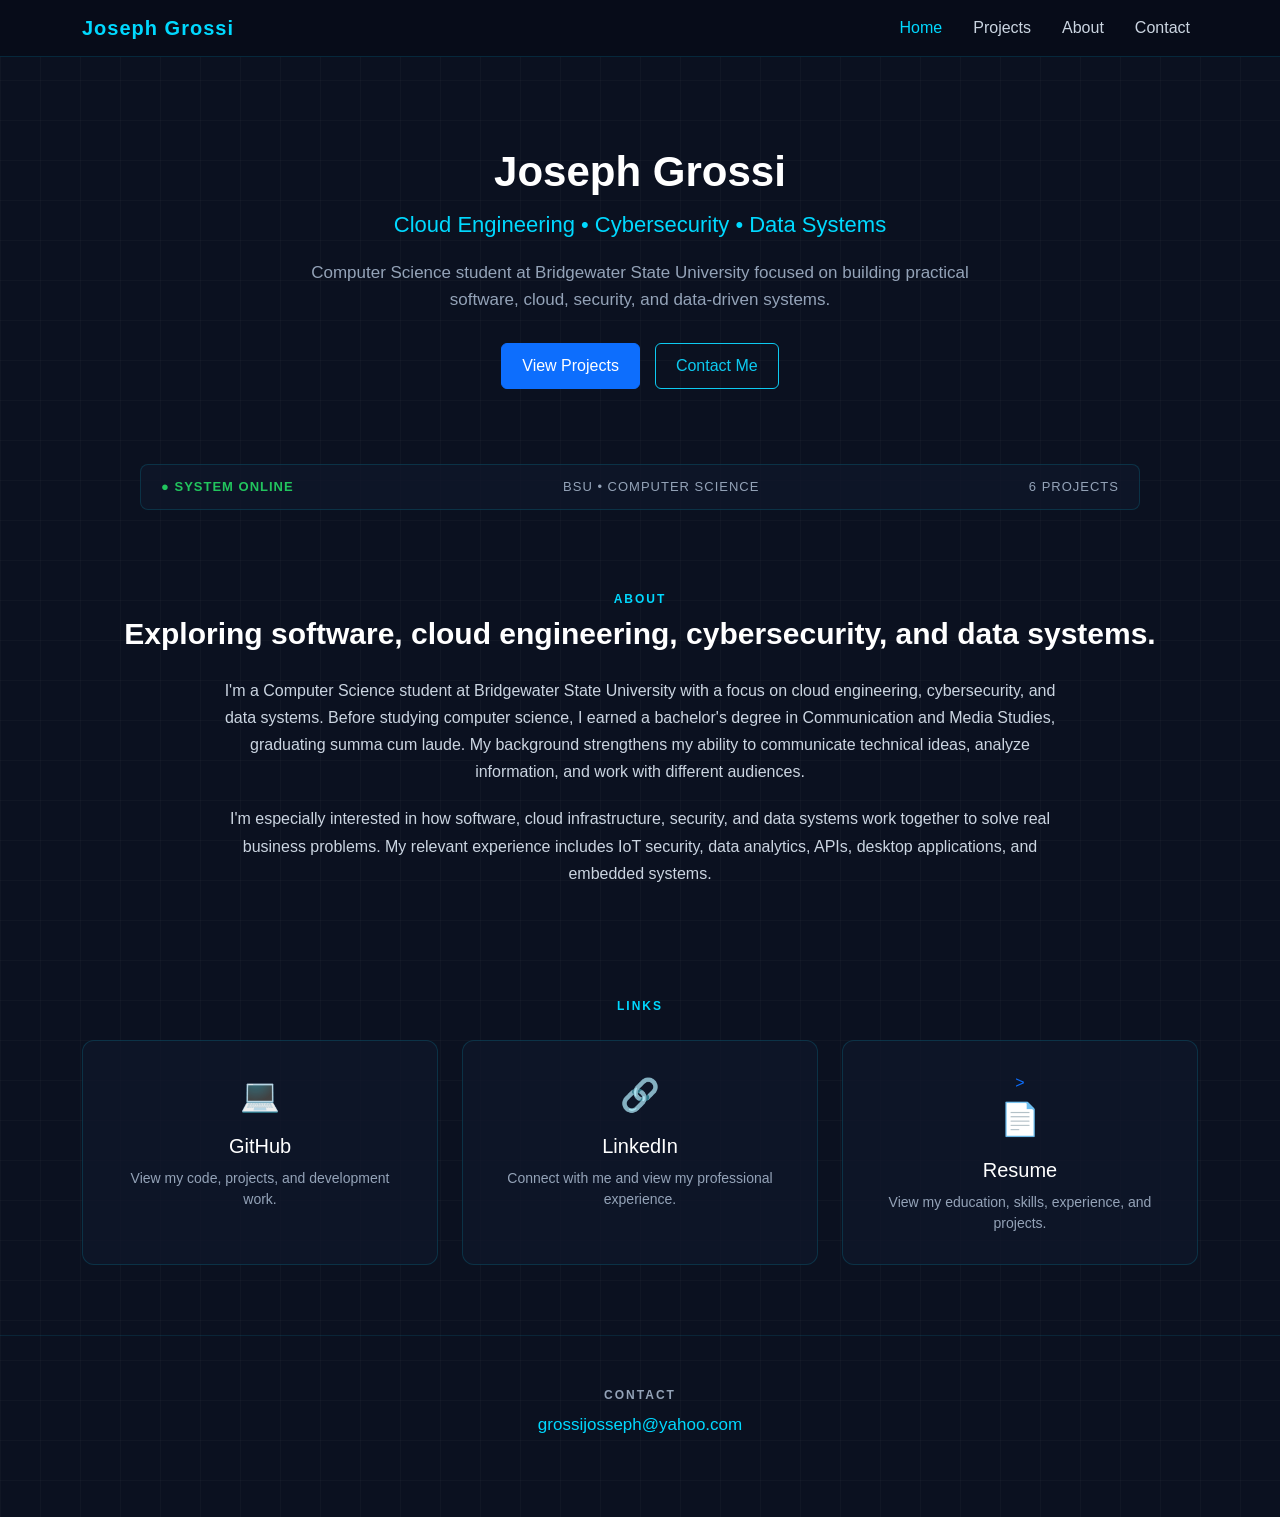
<file: index.html>
<!DOCTYPE html>
<html lang="en">

<head>

  <meta charset="utf-8">
  <meta name="viewport" content="width=device-width, initial-scale=1">

  <title>Joseph Grossi | Computer Science</title>

  <!--========================= Bootstrap ========================= -->
  <link
    rel="stylesheet"
    href="https://cdn.jsdelivr.net/npm/bootstrap@5.3.8/dist/css/bootstrap.min.css"
  >

  <!--========================= CSS ========================= -->
  <link rel="stylesheet" href="style.css">

</head>


<body>

  <!--========================= NAVBAR =========================-->

  <nav class="navbar navbar-expand-lg">

    <div class="container">

      <a class="navbar-brand" href="index.html">
        Joseph Grossi
      </a>

      <button
        class="navbar-toggler"
        type="button"
        data-bs-toggle="collapse"
        data-bs-target="#navbarNav"
      >

        <span class="navbar-toggler-icon"></span>

      </button>


      <div class="collapse navbar-collapse" id="navbarNav">

        <ul class="navbar-nav ms-auto">

          <li class="nav-item">
            <a class="nav-link active" href="index.html">
              Home
            </a>
          </li>

          <li class="nav-item">
            <a class="nav-link" href="project.html">
              Projects
            </a>
          </li>

          <li class="nav-item">
            <a class="nav-link" href="index.html#about">
              About
            </a>
          </li>

          <li class="nav-item">
            <a class="nav-link" href="index.html#contact">
              Contact
            </a>
          </li>

        </ul>

      </div>

    </div>

  </nav>


  <!--========================= HERO ========================= -->

  <header class="home-hero">

    <div class="container text-center">

    
      <h1>
        Joseph Grossi
      </h1>

      <h2>
        Cloud Engineering • Cybersecurity • Data Systems
      </h2>

      <p class="hero-description">
        Computer Science student at Bridgewater State University
        focused on building practical software, cloud, security,
        and data-driven systems.
      </p>


      <div class="hero-buttons">

        <a href="project.html" class="btn btn-primary">
          View Projects
        </a>

        <a
          href="#contact"
          class="btn btn-outline-info"
        >
          Contact Me
        </a>

      </div>

    </div>

  </header>


  <!--========================= SYSTEM STATUS ========================= -->

  <div class="system-status">

    <span class="status-online">
      ● SYSTEM ONLINE
    </span>

    <span>
      BSU • COMPUTER SCIENCE
    </span>

    <span>
      6 PROJECTS
    </span>

  </div>


  <!--========================= ABOUT =========================-->

  <section class="home-section" id="about">

    <div class="container">

      <div class="section-heading">

        <p class="section-label">
          ABOUT
        </p>

        <h2>
          Exploring software, cloud engineering, cybersecurity, and data systems.
        </h2>

      </div>


      <p class="home-text">

        I'm a Computer Science student at Bridgewater State University
        with a focus on cloud engineering, cybersecurity, and data systems.
        Before studying computer science, I earned a bachelor's degree in
        Communication and Media Studies, graduating summa cum laude. My background strengthens my ability to
        communicate technical ideas, analyze information, and work with
        different audiences.

      </p>


      <p class="home-text">

        I'm especially interested in how software, cloud infrastructure,
        security, and data systems work together to solve real business problems.
        My relevant experience includes IoT security, data analytics, APIs,
        desktop applications, and embedded systems.

      </p>

    </div>

  </section>



<!--========================= LINKS =========================-->

<section class="links-section">

  <div class="container">

    <div class="section-heading text-center">

      <p class="section-label">
        LINKS
      </p>

    </div>


    <div class="row g-4">


      <!-- ========================= GITHUB ========================= -->

      <div class="col-md-4">

        <a
          href="https://github.com/JosephGrossi"
          target="_blank"
          rel="noopener noreferrer"
          class="link-card"
        >

          <div class="link-icon">
            💻
          </div>

          <h3>
            GitHub
          </h3>

          <p>
            View my code, projects, and development work.
          </p>

        </a>

      </div>


      <!--========================= LINKEDIN =========================-->

      <div class="col-md-4">

        <a
          href="https://www.linkedin.com/in/joseph-grossi-5b8344317/"
          target="_blank"
          rel="noopener noreferrer"
          class="link-card"
        >

          <div class="link-icon">
            🔗
          </div>

          <h3>
            LinkedIn
          </h3>

          <p>
            Connect with me and view my professional experience.
          </p>

        </a>

      </div>


      <!--========================= RESUME =========================-->

      <div class="col-md-4">

        <a
  href="Joseph Grossi Updated Résumé 2026.pdf"
  target="_blank"
  rel="noopener noreferrer"
  class="link-card"
>>

          <div class="link-icon">
            📄
          </div>

          <h3>
            Resume
          </h3>

          <p>
            View my education, skills, experience, and projects.
          </p>

        </a>

      </div>


    </div>

  </div>

</section>




  <!--========================= CONTACT =========================-->

  <section class="home-contact" id="contact">

    <div class="container text-center">

      <p class="section-label">
        CONTACT
      </p>


      <a
        href="mailto:grossijosseph@yahoo.com"
        class="contact-email"
      >
        grossijosseph@yahoo.com
      </a>

    </div>

  </section>


  <!--========================= BOOTSTRAP JS =========================-->

  <script
    src="https://cdn.jsdelivr.net/npm/bootstrap@5.3.8/dist/js/bootstrap.bundle.min.js">
  </script>

</body>

</html>
</file>
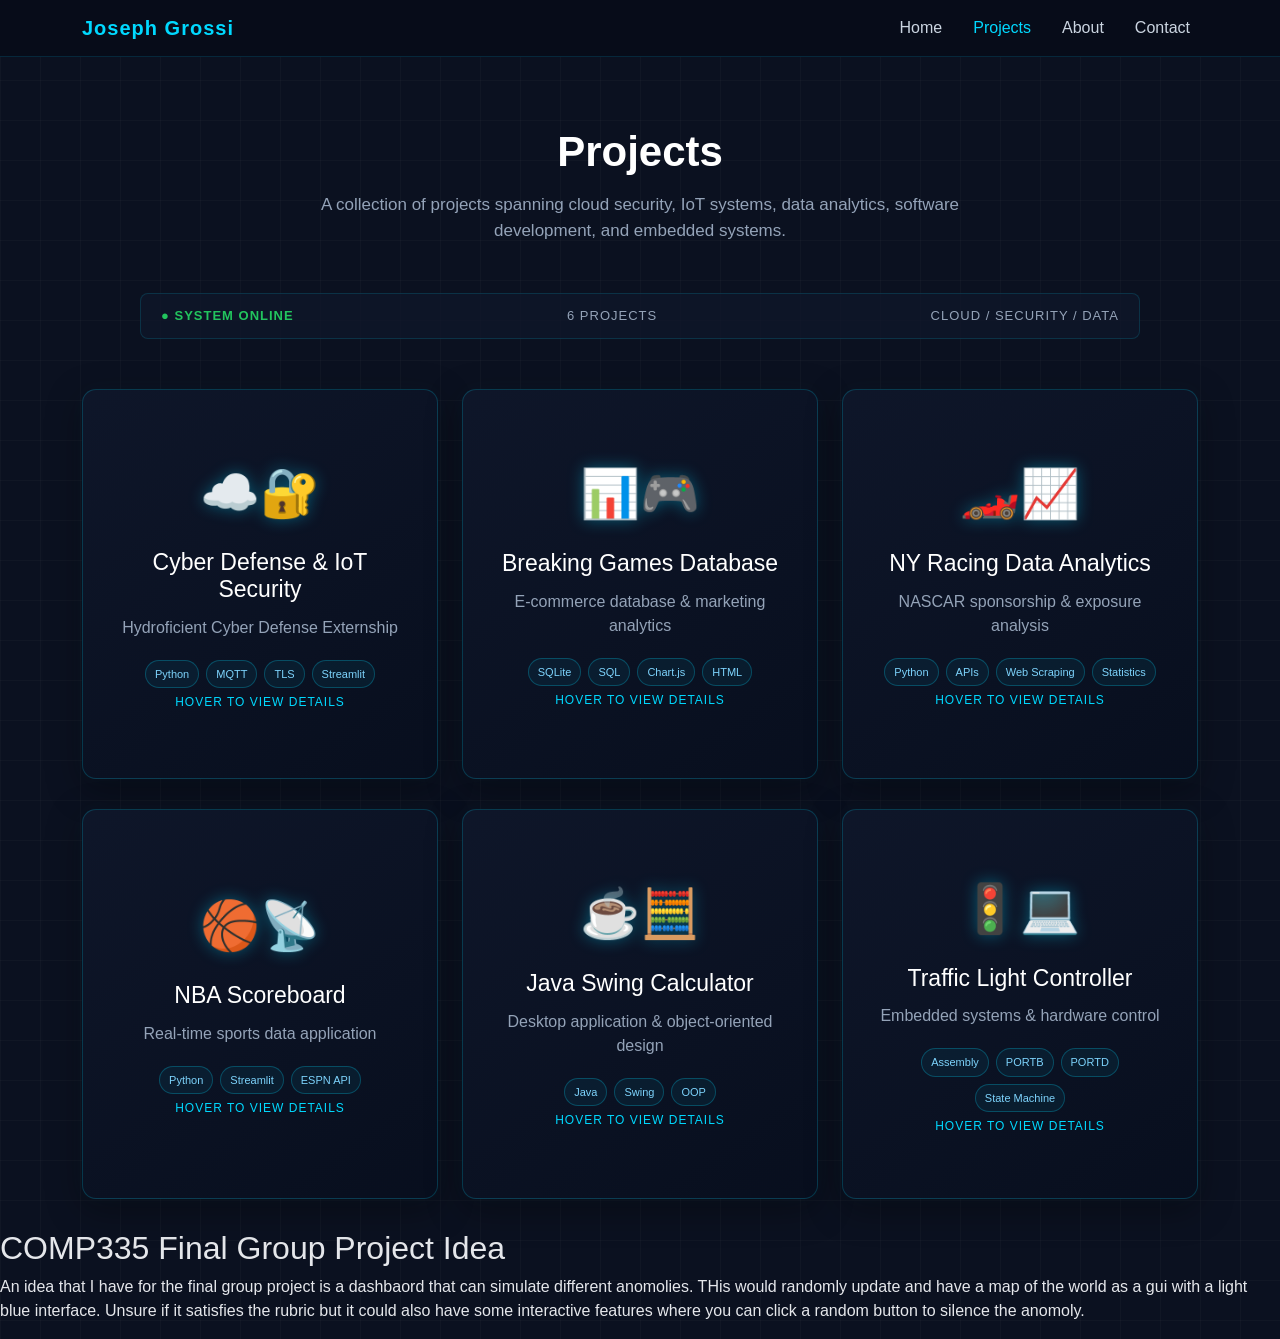
<file: project.html>
<!DOCTYPE html>
<html lang="en">
<head>
  <link rel="stylesheet" href="https://cdn.jsdelivr.net/npm/bootstrap@5.3.8/dist/css/bootstrap.min.css">
  <link rel="stylesheet" href="style.css">  
  <meta charset="utf-8">
  <meta name="viewport" content="width=device-width, initial-scale=1">
  <title>Projects | Joseph Grossi</title>

</head>

<body>

  <!-- ========================= NAVBAR =========================-->

  <nav class="navbar navbar-expand-lg">
    <div class="container">

      <a class="navbar-brand" href="index.html">
        Joseph Grossi
      </a>

      <button
        class="navbar-toggler"
        type="button"
        data-bs-toggle="collapse"
        data-bs-target="#navbarNav">

        <span class="navbar-toggler-icon"></span>

      </button>

      <div class="collapse navbar-collapse" id="navbarNav">

        <ul class="navbar-nav ms-auto">

          <li class="nav-item">
            <a class="nav-link" href="index.html">Home</a>
          </li>

          <li class="nav-item">
            <a class="nav-link active" href="project.html">Projects</a>
          </li>

          <li class="nav-item">
            <a class="nav-link" href="index.html#about">About</a>
          </li>

          <li class="nav-item">
            <a class="nav-link" href="index.html#contact">Contact</a>
          </li>

        </ul>

      </div>

    </div>
  </nav>


  <!-- ========================= PAGE HEADER =========================-->

  <header class="page-header">

    <h1>Projects</h1>

    <p>
      A collection of projects spanning cloud security, IoT systems,
      data analytics, software development, and embedded systems.
    </p>

  </header>


  <!-- ========================= SYSTEM STATUS ========================= -->

  <div class="system-status">

    <span class="status-online">
      ● SYSTEM ONLINE
    </span>

    <span>
      6 PROJECTS
    </span>

    <span>
      CLOUD / SECURITY / DATA
    </span>

  </div>

  <!-- ========================= PROJECT GRID =========================-->

  <main class="container">

    <div class="row">


      <!-- ========================= PROJECT 1: HYDROFICIENT =========================-->

      <div class="col-lg-4 col-md-6">

        <div class="flip-card">

          <div class="flip-card-inner">

            <div class="flip-card-front">

              <div class="project-icon">
                ☁️🔐
              </div>

              <h3>
                Cyber Defense & IoT Security
              </h3>

              <p>
                Hydroficient Cyber Defense Externship
              </p>

              <div class="tech-tags">

                <span class="tech-tag">Python</span>
                <span class="tech-tag">MQTT</span>
                <span class="tech-tag">TLS</span>
                <span class="tech-tag">Streamlit</span>

              </div>

              <div class="hover-message">
                HOVER TO VIEW DETAILS
              </div>

            </div>


            <div class="flip-card-back">

              <h4>
                Cyber Defense & IoT Security
              </h4>

              <div class="project-status">
                TOP PERFORMER • COMPLETED
              </div>

              <ul class="project-bullets">

                <li>
                  Built and secured an MQTT-based IoT pipeline using Python,
                  TLS encryption, and device certificates.
                </li>

                <li>
                  Conducted replay attack simulations and TLS performance
                  benchmarking to identify vulnerabilities and tune defenses.
                </li>

                <li>
                  Developed a real-time Streamlit security dashboard to
                  monitor pipeline health, detect threats, and track system status.
                </li>

              </ul>

              <div class="back-tech">
                Python • MQTT • TLS/mTLS • Streamlit • IoT Security
              </div>

            </div>

          </div>

        </div>

      </div>


      <!-- ========================= PROJECT 2: BREAKING GAMES ========================= -->

      <div class="col-lg-4 col-md-6">

        <div class="flip-card">

          <div class="flip-card-inner">

            <div class="flip-card-front">

              <div class="project-icon">
                📊🎮
              </div>

              <h3>
                Breaking Games Database
              </h3>

              <p>
                E-commerce database & marketing analytics
              </p>

              <div class="tech-tags">

                <span class="tech-tag">SQLite</span>
                <span class="tech-tag">SQL</span>
                <span class="tech-tag">Chart.js</span>
                <span class="tech-tag">HTML</span>

              </div>

              <div class="hover-message">
                HOVER TO VIEW DETAILS
              </div>

            </div>


            <div class="flip-card-back">

              <h4>
                Breaking Games Database
              </h4>

              <div class="project-status">
                COMPLETED • DATA ANALYTICS
              </div>

              <ul class="project-bullets">

                <li>
                  Designed and built a SQLite analytics database unifying
                  six disconnected e-commerce data sources.
                </li>

                <li>
                  Engineered cleaned database views to filter bot traffic
                  and invalid data from downstream analysis.
                </li>

                <li>
                  Built marketing channel attribution across 400+ referral
                  sources to connect ad spend to revenue.
                </li>

                <li>
                  Created an HTML + Chart.js dashboard for Holiday Game Plan
                  recommendations.
                </li>

              </ul>

              <div class="back-tech">
                SQLite • SQL • HTML • Chart.js • Data Analytics
              </div>

            </div>

          </div>

        </div>

      </div>


      <!-- ========================= PROJECT 3: NY RACING ========================= -->

      <div class="col-lg-4 col-md-6">

        <div class="flip-card">

          <div class="flip-card-inner">

            <div class="flip-card-front">

              <div class="project-icon">
                🏎️📈
              </div>

              <h3>
                NY Racing Data Analytics
              </h3>

              <p>
                NASCAR sponsorship & exposure analysis
              </p>

              <div class="tech-tags">

                <span class="tech-tag">Python</span>
                <span class="tech-tag">APIs</span>
                <span class="tech-tag">Web Scraping</span>
                <span class="tech-tag">Statistics</span>

              </div>

              <div class="hover-message">
                HOVER TO VIEW DETAILS
              </div>

            </div>


            <div class="flip-card-back">

              <h4>
                NY Racing Data Analytics
              </h4>

              <div class="project-status">
                COMPLETED • DATA ANALYTICS
              </div>

              <ul class="project-bullets">

                <li>
                  Analyzed publicly available NASCAR race data and sponsorship
                  exposure metrics using Python, web scraping, and API integrations.
                </li>

                <li>
                  Built a weighted scoring model combining race performance,
                  social media engagement, and media mentions.
                </li>

                <li>
                  Delivered a data-driven sponsorship strategy report with
                  publication-quality visualizations for NY Racing.
                </li>

              </ul>

              <div class="back-tech">
                Python • APIs • Web Scraping • Statistics • Data Visualization
              </div>

            </div>

          </div>

        </div>

      </div>


      <!--========================= PROJECT 4: NBA SCOREBOARD =========================-->

      <div class="col-lg-4 col-md-6">

        <div class="flip-card">

          <div class="flip-card-inner">

            <div class="flip-card-front">

              <div class="project-icon">
                🏀📡
              </div>

              <h3>
                NBA Scoreboard
              </h3>

              <p>
                Real-time sports data application
              </p>

              <div class="tech-tags">

                <span class="tech-tag">Python</span>
                <span class="tech-tag">Streamlit</span>
                <span class="tech-tag">ESPN API</span>

              </div>

              <div class="hover-message">
                HOVER TO VIEW DETAILS
              </div>

            </div>


            <div class="flip-card-back">

              <h4>
                NBA Scoreboard
              </h4>

              <div class="project-status">
                COMPLETED • APPLICATION DEVELOPMENT
              </div>

              <ul class="project-bullets">

                <li>
                  Built a real-time NBA scoreboard optimized for widescreen
                  and LED displays using Python and Streamlit.
                </li>

                <li>
                  Fetches live NBA scores and team logos through the ESPN API
                  and automatically refreshes every 30 seconds.
                </li>

                <li>
                  Highlights the leading team in green for quick visual
                  recognition.
                </li>

                <li>
                  Designed for hardware deployment on Raspberry Pi or mini-PC
                  systems and full-screen displays.
                </li>

              </ul>

              <div class="back-tech">
                Python • Streamlit • ESPN API • REST APIs • Hardware Display
              </div>

            </div>

          </div>

        </div>

      </div>


      <!--========================= PROJECT 5: JAVA CALCULATOR =========================-->

      <div class="col-lg-4 col-md-6">

        <div class="flip-card">

          <div class="flip-card-inner">

            <div class="flip-card-front">

              <div class="project-icon">
                ☕🧮
              </div>

              <h3>
                Java Swing Calculator
              </h3>

              <p>
                Desktop application & object-oriented design
              </p>

              <div class="tech-tags">

                <span class="tech-tag">Java</span>
                <span class="tech-tag">Swing</span>
                <span class="tech-tag">OOP</span>

              </div>

              <div class="hover-message">
                HOVER TO VIEW DETAILS
              </div>

            </div>


            <div class="flip-card-back">

              <h4>
                Java Swing Calculator
              </h4>

              <div class="project-status">
                COMPLETED • SOFTWARE DEVELOPMENT
              </div>

              <ul class="project-bullets">

                <li>
                  Developed a modular desktop calculator with clear separation
                  between UI and application logic.
                </li>

                <li>
                  Implemented custom ActionListeners to manage arithmetic
                  operations and dynamic interface updates.
                </li>

                <li>
                  Applied object-oriented design principles to maintain state
                  and support scalable, maintainable code.
                </li>

              </ul>

              <div class="back-tech">
                Java • Swing • OOP • GUI Development
              </div>

            </div>

          </div>

        </div>

      </div>


      <!--========================= PROJECT 6: TRAFFIC LIGHT =========================-->

      <div class="col-lg-4 col-md-6">

        <div class="flip-card">

          <div class="flip-card-inner">

            <div class="flip-card-front">

              <div class="project-icon">
                🚦💻
              </div>

              <h3>
                Traffic Light Controller
              </h3>

              <p>
                Embedded systems & hardware control
              </p>

              <div class="tech-tags">

                <span class="tech-tag">Assembly</span>
                <span class="tech-tag">PORTB</span>
                <span class="tech-tag">PORTD</span>
                <span class="tech-tag">State Machine</span>

              </div>

              <div class="hover-message">
                HOVER TO VIEW DETAILS
              </div>

            </div>


            <div class="flip-card-back">

              <h4>
                Traffic Light Controller
              </h4>

              <div class="project-status">
                COMPLETED • EMBEDDED SYSTEMS
              </div>

              <ul class="project-bullets">

                <li>
                  Developed a two-way traffic light controller using assembly
                  language and direct hardware control through PORTB and PORTD.
                </li>

                <li>
                  Implemented a four-state traffic light state machine with
                  timing logic for North/South and East/West traffic.
                </li>

                <li>
                  Used sbi and cbi instructions to manipulate individual
                  hardware bits and control LED outputs directly.
                </li>

                <li>
                  Built delay logic using nested counter loops while working
                  within constrained memory and processing resources.
                </li>

              </ul>

              <div class="back-tech">
                Assembly • Embedded Systems • State Machines • Hardware Control
              </div>

            </div>

          </div>

        </div>

      </div>

    </div>

  </main>

  <footer class="comp335-idea">

  <h2>COMP335 Final Group Project Idea</h2>

  <p>
    An idea that I have for the final group project is a dashbaord that can simulate different anomolies. THis would randomly update and have a map of the world as a gui with a light blue interface. Unsure if it satisfies the rubric but it could also have some interactive features where you can click a random button to silence the anomoly. 
  </p>

</footer>



  <!-- ========================= BOOTSTRAP JS ========================= -->

  <script src="https://cdn.jsdelivr.net/npm/bootstrap@5.3.8/dist/js/bootstrap.bundle.min.js"></script>

</body>
</html>
</file>
<file: style.css>
/* =========================
   GENERAL
========================= */

body {
  background-color: #0b1120;
  color: #e5e7eb;
  font-family: Arial, sans-serif;

  background-image:
    linear-gradient(rgba(255,255,255,0.025) 1px, transparent 1px),
    linear-gradient(90deg, rgba(255,255,255,0.025) 1px, transparent 1px);

  background-size: 40px 40px;
}


/* =========================
   NAVBAR
========================= */

.navbar {
  background-color: rgba(7, 12, 25, 0.95);
  border-bottom: 1px solid rgba(0, 200, 255, 0.15);
}

.navbar-brand {
  color: #00d9ff !important;
  font-weight: bold;
  letter-spacing: 1px;
}

.nav-link {
  color: #cbd5e1 !important;
  margin-left: 15px;
}

.nav-link:hover,
.nav-link.active {
  color: #00d9ff !important;
}


/* =========================
   PROJECT PAGE HEADER
========================= */

.page-header {
  text-align: center;
  padding: 70px 20px 30px;
}

.page-header h1 {
  color: #ffffff;
  font-size: 42px;
  font-weight: bold;
  margin-bottom: 15px;
}

.page-header p {
  color: #94a3b8;
  max-width: 700px;
  margin: auto;
  font-size: 17px;
}


/* =========================
   HOMEPAGE HERO
========================= */

.home-hero {
  text-align: center;
  padding: 90px 20px 55px;
}

.home-hero h1 {
  color: #ffffff;
  font-size: 42px;
  font-weight: bold;
  margin-bottom: 15px;
}

.home-hero h2 {
  color: #00d9ff;
  font-size: 22px;
  font-weight: normal;
  margin-bottom: 20px;
}

.hero-description {
  color: #94a3b8;
  max-width: 700px;
  margin: 0 auto 30px;
  font-size: 17px;
  line-height: 1.6;
}

.hero-buttons {
  display: flex;
  justify-content: center;
  gap: 15px;
}

.hero-buttons .btn {
  padding: 10px 20px;
}


/* =========================
   SYSTEM STATUS
========================= */

.system-status {
  max-width: 1000px;
  margin: 20px auto 50px;
  padding: 12px 20px;

  display: flex;
  justify-content: space-between;
  align-items: center;

  background-color: rgba(15, 23, 42, 0.75);
  border: 1px solid rgba(0, 217, 255, 0.15);
  border-radius: 8px;

  color: #94a3b8;
  font-size: 13px;
  letter-spacing: 1px;
}

.status-online {
  color: #22c55e;
  font-weight: bold;
}


/* =========================
   PROJECT FLIP CARDS
========================= */

.flip-card {
  background-color: transparent;
  width: 100%;
  height: 390px;
  perspective: 1000px;
  margin-bottom: 30px;
}

.flip-card-inner {
  position: relative;
  width: 100%;
  height: 100%;

  text-align: center;

  transition: transform 0.7s;
  transform-style: preserve-3d;
}

.flip-card:hover .flip-card-inner {
  transform: rotateY(180deg);
}

.flip-card-front,
.flip-card-back {
  position: absolute;
  width: 100%;
  height: 100%;

  backface-visibility: hidden;
  -webkit-backface-visibility: hidden;

  border-radius: 14px;
  border: 1px solid rgba(0, 217, 255, 0.2);

  background:
    linear-gradient(
      145deg,
      rgba(15, 23, 42, 0.96),
      rgba(8, 15, 30, 0.96)
    );

  box-shadow:
    0 10px 35px rgba(0, 0, 0, 0.35),
    0 0 20px rgba(0, 217, 255, 0.04);
}


/* =========================
   PROJECT CARD FRONT
========================= */

.flip-card-front {
  display: flex;
  flex-direction: column;
  justify-content: center;
  align-items: center;

  padding: 30px;
}

.project-icon {
  font-size: 48px;
  margin-bottom: 20px;
  filter: drop-shadow(0 0 8px rgba(0, 217, 255, 0.35));
}

.flip-card-front h3 {
  color: #ffffff;
  font-size: 23px;
  margin-bottom: 12px;
}

.flip-card-front p {
  color: #94a3b8;
  margin-bottom: 20px;
}

.hover-message {
  color: #00d9ff;
  font-size: 12px;
  letter-spacing: 1px;
  margin-top: 5px;
}


/* =========================
   TECHNOLOGY TAGS
========================= */

.tech-tags {
  display: flex;
  flex-wrap: wrap;
  justify-content: center;
  gap: 7px;
}

.tech-tag {
  border: 1px solid rgba(0, 217, 255, 0.25);
  background-color: rgba(0, 217, 255, 0.06);

  color: #7dd3fc;

  padding: 5px 9px;
  border-radius: 20px;

  font-size: 11px;
}


/* =========================
   PROJECT CARD BACK
========================= */

.flip-card-back {
  transform: rotateY(180deg);

  display: flex;
  flex-direction: column;

  text-align: left;

  padding: 25px;
}

.flip-card-back h4 {
  color: #00d9ff;
  font-size: 18px;
  margin-bottom: 10px;
}

.project-status {
  color: #22d3ee;
  font-size: 11px;
  letter-spacing: 1px;
  font-weight: bold;
  margin-bottom: 12px;
}

.project-bullets {
  padding-left: 18px;
  margin: 0;
}

.project-bullets li {
  color: #cbd5e1;
  font-size: 13px;
  line-height: 1.5;
  margin-bottom: 9px;
}

.project-bullets li::marker {
  color: #00d9ff;
}

.back-tech {
  margin-top: auto;
  padding-top: 12px;

  border-top: 1px solid rgba(255,255,255,0.08);

  color: #64748b;
  font-size: 11px;
  letter-spacing: 0.5px;
}


/* =========================
   HOMEPAGE ABOUT
========================= */

.home-section {
  padding: 30px 20px 60px;
  text-align: center;
}

.section-heading {
  margin-bottom: 25px;
}

.section-label {
  color: #00d9ff;
  font-size: 12px;
  font-weight: bold;
  letter-spacing: 2px;
  margin-bottom: 8px;
}

.section-heading h2 {
  color: #ffffff;
  font-size: 30px;
  font-weight: bold;
  margin-bottom: 0;
}

.home-text {
  max-width: 850px;
  margin: 0 auto 20px;
  color: #cbd5e1;
  font-size: 16px;
  line-height: 1.7;
}


/* =========================
   LINKS
========================= */

.links-section {
  padding: 30px 20px 70px;
}

.link-card {
  display: block;
  height: 100%;
  padding: 30px;

  text-align: center;
  text-decoration: none;

  background-color: rgba(15, 23, 42, 0.75);

  border: 1px solid rgba(0, 217, 255, 0.15);
  border-radius: 12px;

  transition:
    transform 0.25s,
    border-color 0.25s,
    box-shadow 0.25s;
}

.link-card:hover {
  transform: translateY(-5px);

  border-color: rgba(0, 217, 255, 0.5);

  box-shadow:
    0 10px 30px rgba(0, 0, 0, 0.3),
    0 0 18px rgba(0, 217, 255, 0.08);
}

.link-icon {
  font-size: 32px;
  margin-bottom: 15px;
}

.link-card h3 {
  color: #ffffff;
  font-size: 20px;
  margin-bottom: 10px;
}

.link-card p {
  color: #94a3b8;
  font-size: 14px;
  margin: 0;
  line-height: 1.5;
}


/* =========================
   CONTACT
========================= */

.home-contact {
  padding: 50px 20px 80px;
  border-top: 1px solid rgba(0, 217, 255, 0.1);
}

.home-contact h2 {
  color: #ffffff;
  font-size: 30px;
  font-weight: bold;
  margin-bottom: 10px;
}

.home-contact p {
  color: #94a3b8;
}

.contact-email {
  color: #00d9ff;
  text-decoration: none;
  font-size: 17px;
}

.contact-email:hover {
  color: #7dd3fc;
  text-decoration: underline;
}


/* =========================
   COMP335 FOOTER
========================= */

.comp335-footer {
  max-width: 1000px;
  margin: 30px auto 50px;
  padding: 30px;

  text-align: center;

  background-color: rgba(15, 23, 42, 0.75);
  border: 1px solid rgba(0, 217, 255, 0.15);
  border-radius: 10px;
}

.comp335-footer h2 {
  color: #00d9ff;
  font-size: 22px;
  margin-bottom: 12px;
}

.comp335-footer p {
  color: #cbd5e1;
  line-height: 1.6;
  margin: 0;
}


/* =========================
   MOBILE
========================= */

@media only screen and (max-width: 720px) {

  /* PROJECT PAGE */

  .page-header {
    padding-top: 45px;
  }

  .page-header h1 {
    font-size: 34px;
  }


  /* HOMEPAGE */

  .home-hero {
    padding-top: 60px;
  }

  .home-hero h1 {
    font-size: 34px;
  }

  .home-hero h2 {
    font-size: 18px;
  }

  .hero-description {
    font-size: 15px;
  }

  .hero-buttons {
    flex-direction: column;
    align-items: center;
  }

  .hero-buttons .btn {
    width: 200px;
  }


  /* SYSTEM STATUS */

  .system-status {
    margin-left: 15px;
    margin-right: 15px;

    flex-direction: column;
    gap: 8px;

    text-align: center;
  }


  /* PROJECT CARDS */

  .flip-card {
    height: 410px;
  }

  .flip-card-front,
  .flip-card-back {
    padding: 22px;
  }

  .project-bullets li {
    font-size: 12px;
  }


  /* LINKS */

  .links-section {
    padding-top: 10px;
    padding-bottom: 50px;
  }

  .link-card {
    padding: 25px;
  }


  /* ABOUT */

  .section-heading h2 {
    font-size: 25px;
  }

}
</file>
